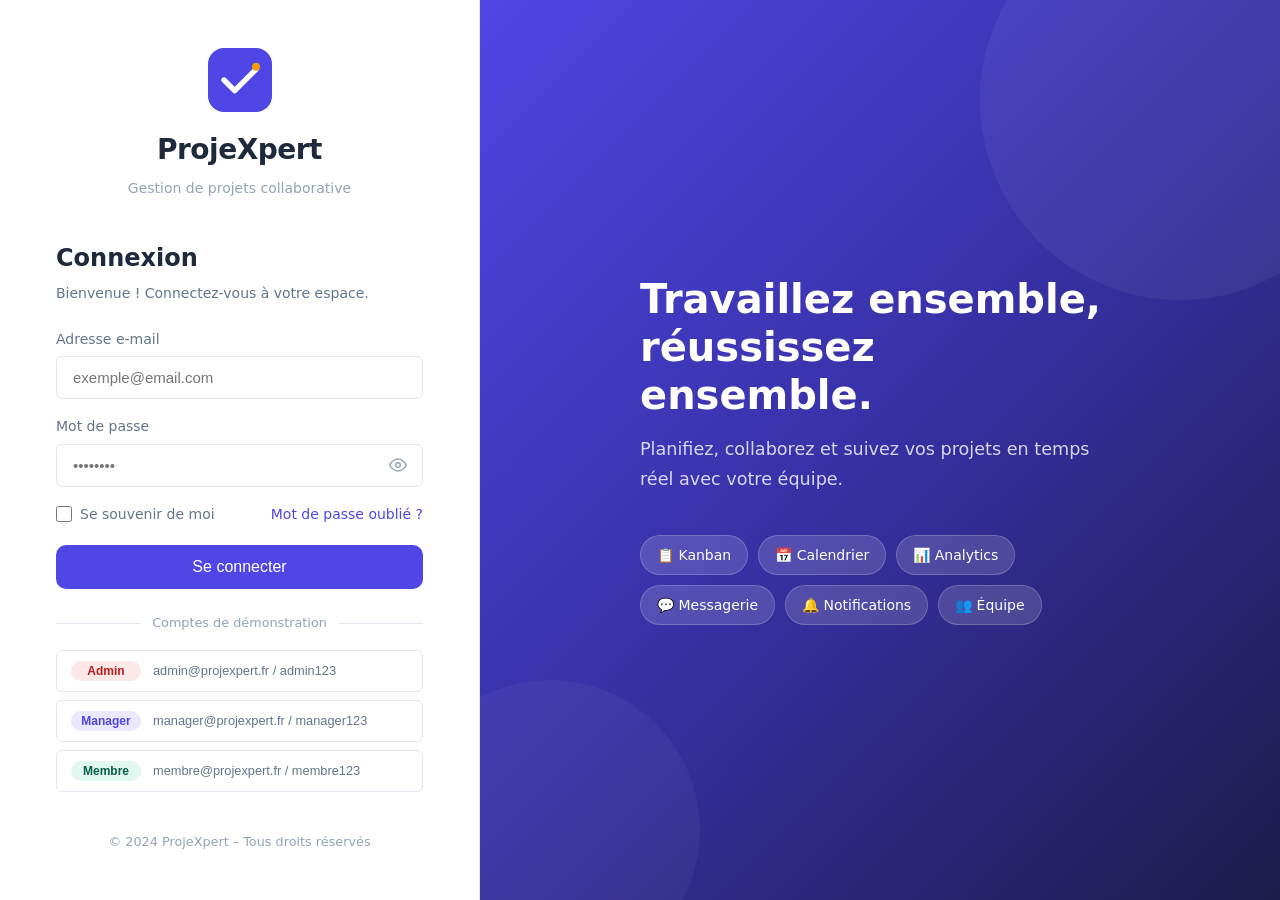
<file: index.html>
<!DOCTYPE html>
<html lang="fr">
<head>
  <meta charset="UTF-8" />
  <meta name="viewport" content="width=device-width, initial-scale=1.0" />
  <title>ProjeXpert – Connexion</title>
  <link rel="stylesheet" href="css/styles.css" />
  <link rel="stylesheet" href="css/login.css" />
</head>
<body class="login-page">
  <div class="login-container">
    <div class="login-brand">
      <div class="brand-logo">
        <svg viewBox="0 0 48 48" fill="none" xmlns="http://www.w3.org/2000/svg">
          <rect width="48" height="48" rx="12" fill="var(--primary)"/>
          <path d="M12 24L20 32L36 16" stroke="white" stroke-width="4" stroke-linecap="round" stroke-linejoin="round"/>
          <circle cx="36" cy="14" r="3" fill="var(--accent)"/>
        </svg>
      </div>
      <h1 class="brand-name">ProjeXpert</h1>
      <p class="brand-tagline">Gestion de projets collaborative</p>
    </div>

    <div class="login-card">
      <h2>Connexion</h2>
      <p class="login-subtitle">Bienvenue ! Connectez-vous à votre espace.</p>

      <div id="login-error" class="alert alert-error hidden"></div>

      <form id="loginForm" class="login-form">
        <div class="form-group">
          <label for="email">Adresse e-mail</label>
          <input type="email" id="email" placeholder="exemple@email.com" required />
        </div>
        <div class="form-group">
          <label for="password">Mot de passe</label>
          <div class="password-wrapper">
            <input type="password" id="password" placeholder="••••••••" required />
            <button type="button" class="toggle-password" onclick="togglePassword()">
              <svg id="eye-icon" viewBox="0 0 24 24" fill="none" stroke="currentColor" stroke-width="2">
                <path d="M1 12s4-8 11-8 11 8 11 8-4 8-11 8-11-8-11-8z"/>
                <circle cx="12" cy="12" r="3"/>
              </svg>
            </button>
          </div>
        </div>
        <div class="form-row">
          <label class="checkbox-label">
            <input type="checkbox" id="remember" />
            <span>Se souvenir de moi</span>
          </label>
          <a href="#" class="forgot-link">Mot de passe oublié ?</a>
        </div>
        <button type="submit" class="btn btn-primary btn-full">Se connecter</button>
      </form>

      <div class="login-divider"><span>Comptes de démonstration</span></div>

      <div class="demo-accounts">
        <button class="demo-btn" onclick="loginAs('admin')">
          <span class="demo-role admin">Admin</span>
          <span class="demo-info">admin@projexpert.fr / admin123</span>
        </button>
        <button class="demo-btn" onclick="loginAs('manager')">
          <span class="demo-role manager">Manager</span>
          <span class="demo-info">manager@projexpert.fr / manager123</span>
        </button>
        <button class="demo-btn" onclick="loginAs('member')">
          <span class="demo-role member">Membre</span>
          <span class="demo-info">membre@projexpert.fr / membre123</span>
        </button>
      </div>
    </div>

    <p class="login-footer">© 2024 ProjeXpert – Tous droits réservés</p>
  </div>

  <div class="login-illustration">
    <div class="illustration-content">
      <h2>Travaillez ensemble,<br/>réussissez ensemble.</h2>
      <p>Planifiez, collaborez et suivez vos projets en temps réel avec votre équipe.</p>
      <div class="feature-chips">
        <span class="chip">📋 Kanban</span>
        <span class="chip">📅 Calendrier</span>
        <span class="chip">📊 Analytics</span>
        <span class="chip">💬 Messagerie</span>
        <span class="chip">🔔 Notifications</span>
        <span class="chip">👥 Équipe</span>
      </div>
    </div>
  </div>

  <script src="js/data.js"></script>
  <script src="js/auth.js"></script>
  <script>
    function togglePassword() {
      const input = document.getElementById('password');
      input.type = input.type === 'password' ? 'text' : 'password';
    }

    function loginAs(role) {
      const credentials = {
        admin: { email: 'admin@projexpert.fr', password: 'admin123' },
        manager: { email: 'manager@projexpert.fr', password: 'manager123' },
        member: { email: 'membre@projexpert.fr', password: 'membre123' }
      };
      document.getElementById('email').value = credentials[role].email;
      document.getElementById('password').value = credentials[role].password;
      document.getElementById('loginForm').dispatchEvent(new Event('submit'));
    }

    document.getElementById('loginForm').addEventListener('submit', function(e) {
      e.preventDefault();
      const email = document.getElementById('email').value;
      const password = document.getElementById('password').value;
      const result = Auth.login(email, password);
      if (result.success) {
        window.location.href = 'app.html';
      } else {
        const err = document.getElementById('login-error');
        err.textContent = result.message;
        err.classList.remove('hidden');
      }
    });
  </script>
</body>
</html>
</file>
<file: css/styles.css>
/* =============================================
   ProjeXpert – Global Styles & Design System
   ============================================= */

:root {
  --primary: #4f46e5;
  --primary-dark: #3730a3;
  --primary-light: #818cf8;
  --accent: #f59e0b;
  --accent-dark: #d97706;
  --success: #10b981;
  --warning: #f59e0b;
  --danger: #ef4444;
  --info: #3b82f6;

  --bg: #f8fafc;
  --bg-secondary: #f1f5f9;
  --surface: #ffffff;
  --surface-hover: #f8fafc;
  --border: #e2e8f0;
  --border-hover: #cbd5e1;

  --text-primary: #1e293b;
  --text-secondary: #64748b;
  --text-muted: #94a3b8;
  --text-inverse: #ffffff;

  --shadow-sm: 0 1px 3px rgba(0,0,0,.08), 0 1px 2px rgba(0,0,0,.06);
  --shadow: 0 4px 6px -1px rgba(0,0,0,.1), 0 2px 4px -1px rgba(0,0,0,.06);
  --shadow-md: 0 10px 15px -3px rgba(0,0,0,.1), 0 4px 6px -2px rgba(0,0,0,.05);
  --shadow-lg: 0 20px 25px -5px rgba(0,0,0,.1), 0 10px 10px -5px rgba(0,0,0,.04);

  --radius-sm: 6px;
  --radius: 10px;
  --radius-lg: 16px;
  --radius-xl: 24px;
  --radius-full: 9999px;

  --sidebar-width: 240px;
  --topbar-height: 64px;
  --transition: all .2s ease;
}

*, *::before, *::after { box-sizing: border-box; margin: 0; padding: 0; }

html { font-size: 16px; scroll-behavior: smooth; }

body {
  font-family: 'Segoe UI', system-ui, -apple-system, sans-serif;
  background: var(--bg);
  color: var(--text-primary);
  line-height: 1.6;
  min-height: 100vh;
}

/* ---- Buttons ---- */
.btn {
  display: inline-flex;
  align-items: center;
  gap: 8px;
  padding: 8px 18px;
  border-radius: var(--radius-sm);
  border: none;
  font-size: .875rem;
  font-weight: 500;
  cursor: pointer;
  transition: var(--transition);
  text-decoration: none;
  white-space: nowrap;
}
.btn svg { width: 16px; height: 16px; flex-shrink: 0; }
.btn-primary { background: var(--primary); color: #fff; }
.btn-primary:hover { background: var(--primary-dark); transform: translateY(-1px); box-shadow: var(--shadow); }
.btn-secondary { background: var(--bg-secondary); color: var(--text-primary); border: 1px solid var(--border); }
.btn-secondary:hover { background: var(--border); }
.btn-success { background: var(--success); color: #fff; }
.btn-success:hover { background: #059669; }
.btn-danger { background: var(--danger); color: #fff; }
.btn-danger:hover { background: #dc2626; }
.btn-ghost { background: transparent; color: var(--text-secondary); }
.btn-ghost:hover { background: var(--bg-secondary); color: var(--text-primary); }
.btn-full { width: 100%; justify-content: center; }
.btn-sm { padding: 5px 12px; font-size: .8rem; }
.btn-lg { padding: 12px 28px; font-size: 1rem; }
.btn:disabled { opacity: .5; cursor: not-allowed; transform: none !important; }
.btn-icon { padding: 8px; border-radius: var(--radius-sm); }
.btn-icon svg { width: 18px; height: 18px; }

/* ---- Form elements ---- */
.form-group { margin-bottom: 16px; }
.form-group label {
  display: block;
  font-size: .875rem;
  font-weight: 500;
  color: var(--text-secondary);
  margin-bottom: 6px;
}
.form-group input,
.form-group select,
.form-group textarea {
  width: 100%;
  padding: 10px 14px;
  border: 1px solid var(--border);
  border-radius: var(--radius-sm);
  font-size: .875rem;
  color: var(--text-primary);
  background: var(--surface);
  transition: var(--transition);
  outline: none;
}
.form-group input:focus,
.form-group select:focus,
.form-group textarea:focus {
  border-color: var(--primary);
  box-shadow: 0 0 0 3px rgba(79,70,229,.12);
}
.form-group textarea { resize: vertical; min-height: 80px; }
.form-row { display: flex; gap: 16px; }
.form-row .form-group { flex: 1; }
.form-inline { display: flex; align-items: center; gap: 12px; }

/* ---- Cards ---- */
.card {
  background: var(--surface);
  border-radius: var(--radius);
  border: 1px solid var(--border);
  padding: 20px;
  box-shadow: var(--shadow-sm);
  transition: var(--transition);
}
.card:hover { box-shadow: var(--shadow); }
.card-header { display: flex; align-items: center; justify-content: space-between; margin-bottom: 16px; }
.card-title { font-size: 1rem; font-weight: 600; color: var(--text-primary); }
.card-subtitle { font-size: .8rem; color: var(--text-muted); margin-top: 2px; }

/* ---- Badges ---- */
.badge {
  display: inline-flex;
  align-items: center;
  padding: 2px 8px;
  border-radius: var(--radius-full);
  font-size: .75rem;
  font-weight: 500;
  white-space: nowrap;
}
.badge-primary { background: rgba(79,70,229,.12); color: var(--primary); }
.badge-success { background: rgba(16,185,129,.12); color: var(--success); }
.badge-warning { background: rgba(245,158,11,.12); color: var(--warning); }
.badge-danger { background: rgba(239,68,68,.12); color: var(--danger); }
.badge-info { background: rgba(59,130,246,.12); color: var(--info); }
.badge-gray { background: var(--bg-secondary); color: var(--text-secondary); }

/* ---- Alerts ---- */
.alert {
  padding: 12px 16px;
  border-radius: var(--radius-sm);
  font-size: .875rem;
  margin-bottom: 16px;
}
.alert-error { background: rgba(239,68,68,.1); color: #b91c1c; border: 1px solid rgba(239,68,68,.3); }
.alert-success { background: rgba(16,185,129,.1); color: #065f46; border: 1px solid rgba(16,185,129,.3); }
.alert-info { background: rgba(59,130,246,.1); color: #1e40af; border: 1px solid rgba(59,130,246,.3); }

/* ---- Checkbox ---- */
.checkbox-label {
  display: flex;
  align-items: center;
  gap: 8px;
  cursor: pointer;
  font-size: .875rem;
  color: var(--text-secondary);
}
.checkbox-label input[type=checkbox] {
  width: 16px;
  height: 16px;
  accent-color: var(--primary);
}

/* ---- Utilities ---- */
.hidden { display: none !important; }
.flex { display: flex; }
.flex-center { display: flex; align-items: center; justify-content: center; }
.flex-between { display: flex; align-items: center; justify-content: space-between; }
.gap-8 { gap: 8px; }
.gap-12 { gap: 12px; }
.gap-16 { gap: 16px; }
.mt-8 { margin-top: 8px; }
.mt-16 { margin-top: 16px; }
.mb-16 { margin-bottom: 16px; }
.text-muted { color: var(--text-muted); font-size: .875rem; }
.text-center { text-align: center; }
.text-sm { font-size: .875rem; }
.font-semibold { font-weight: 600; }
.truncate { overflow: hidden; text-overflow: ellipsis; white-space: nowrap; }
.w-full { width: 100%; }
.grid-2 { display: grid; grid-template-columns: repeat(2, 1fr); gap: 16px; }
.grid-3 { display: grid; grid-template-columns: repeat(3, 1fr); gap: 16px; }
.grid-4 { display: grid; grid-template-columns: repeat(4, 1fr); gap: 16px; }

/* ---- Avatar ---- */
.avatar {
  width: 36px;
  height: 36px;
  border-radius: 50%;
  display: flex;
  align-items: center;
  justify-content: center;
  font-size: .875rem;
  font-weight: 600;
  flex-shrink: 0;
  color: #fff;
}
.avatar-sm { width: 28px; height: 28px; font-size: .75rem; }
.avatar-lg { width: 48px; height: 48px; font-size: 1.1rem; }

/* ---- Progress ---- */
.progress-bar {
  height: 8px;
  background: var(--bg-secondary);
  border-radius: var(--radius-full);
  overflow: hidden;
}
.progress-fill {
  height: 100%;
  border-radius: var(--radius-full);
  background: var(--primary);
  transition: width .5s ease;
}
.progress-fill.success { background: var(--success); }
.progress-fill.warning { background: var(--warning); }
.progress-fill.danger { background: var(--danger); }

/* ---- Dropdown ---- */
.dropdown { position: relative; display: inline-block; }
.dropdown-menu {
  position: absolute;
  top: calc(100% + 4px);
  right: 0;
  min-width: 160px;
  background: var(--surface);
  border: 1px solid var(--border);
  border-radius: var(--radius);
  box-shadow: var(--shadow-md);
  z-index: 100;
  overflow: hidden;
}
.dropdown-item {
  display: flex;
  align-items: center;
  gap: 10px;
  padding: 9px 14px;
  font-size: .875rem;
  color: var(--text-primary);
  cursor: pointer;
  transition: var(--transition);
  border: none;
  background: none;
  width: 100%;
  text-align: left;
}
.dropdown-item:hover { background: var(--bg-secondary); }
.dropdown-item.danger { color: var(--danger); }
.dropdown-item.danger:hover { background: rgba(239,68,68,.08); }
.dropdown-divider { height: 1px; background: var(--border); margin: 4px 0; }

/* ---- Scrollbar ---- */
::-webkit-scrollbar { width: 6px; height: 6px; }
::-webkit-scrollbar-track { background: transparent; }
::-webkit-scrollbar-thumb { background: var(--border-hover); border-radius: 3px; }
::-webkit-scrollbar-thumb:hover { background: var(--text-muted); }

/* ---- Responsive ---- */
@media (max-width: 1024px) {
  .grid-4 { grid-template-columns: repeat(2, 1fr); }
  .grid-3 { grid-template-columns: repeat(2, 1fr); }
}
@media (max-width: 640px) {
  .grid-4, .grid-3, .grid-2 { grid-template-columns: 1fr; }
  .form-row { flex-direction: column; gap: 0; }
}

/* ---- Animations ---- */
@keyframes fadeIn { from { opacity: 0; transform: translateY(8px); } to { opacity: 1; transform: translateY(0); } }
@keyframes slideIn { from { opacity: 0; transform: translateX(-16px); } to { opacity: 1; transform: translateX(0); } }
@keyframes pulse { 0%,100% { opacity: 1; } 50% { opacity: .5; } }
@keyframes spin { to { transform: rotate(360deg); } }
.fade-in { animation: fadeIn .25s ease forwards; }
.slide-in { animation: slideIn .25s ease forwards; }
</file>
<file: css/login.css>
/* =============================================
   ProjeXpert – Login Page Styles
   ============================================= */

.login-page {
  display: flex;
  min-height: 100vh;
  background: #fff;
}

.login-container {
  width: 480px;
  min-height: 100vh;
  display: flex;
  flex-direction: column;
  justify-content: center;
  padding: 48px 56px;
  background: var(--surface);
  border-right: 1px solid var(--border);
}

.login-brand {
  text-align: center;
  margin-bottom: 40px;
}

.brand-logo {
  width: 64px;
  height: 64px;
  margin: 0 auto 16px;
}
.brand-logo svg { width: 100%; height: 100%; }

.brand-name {
  font-size: 1.75rem;
  font-weight: 700;
  color: var(--text-primary);
  letter-spacing: -.5px;
}

.brand-tagline {
  font-size: .875rem;
  color: var(--text-muted);
  margin-top: 4px;
}

.login-card h2 {
  font-size: 1.5rem;
  font-weight: 700;
  color: var(--text-primary);
  margin-bottom: 4px;
}
.login-subtitle {
  font-size: .875rem;
  color: var(--text-secondary);
  margin-bottom: 24px;
}

.login-form .form-group input {
  padding: 12px 16px;
  font-size: .9375rem;
}

.password-wrapper {
  position: relative;
}
.password-wrapper input {
  padding-right: 44px !important;
}
.toggle-password {
  position: absolute;
  right: 12px;
  top: 50%;
  transform: translateY(-50%);
  background: none;
  border: none;
  cursor: pointer;
  color: var(--text-muted);
  padding: 4px;
  display: flex;
  align-items: center;
  transition: var(--transition);
}
.toggle-password:hover { color: var(--text-primary); }
.toggle-password svg { width: 18px; height: 18px; }

.form-row {
  display: flex;
  align-items: center;
  justify-content: space-between;
  margin-bottom: 20px;
}
.forgot-link {
  font-size: .875rem;
  color: var(--primary);
  text-decoration: none;
  transition: var(--transition);
}
.forgot-link:hover { color: var(--primary-dark); }

.btn-full.btn-primary {
  padding: 13px;
  font-size: 1rem;
  border-radius: var(--radius);
}

.login-divider {
  display: flex;
  align-items: center;
  gap: 12px;
  margin: 24px 0 16px;
  font-size: .8rem;
  color: var(--text-muted);
}
.login-divider::before,
.login-divider::after {
  content: '';
  flex: 1;
  height: 1px;
  background: var(--border);
}

.demo-accounts { display: flex; flex-direction: column; gap: 8px; }

.demo-btn {
  display: flex;
  align-items: center;
  gap: 12px;
  padding: 10px 14px;
  border: 1px solid var(--border);
  border-radius: var(--radius-sm);
  background: var(--surface);
  cursor: pointer;
  transition: var(--transition);
  text-align: left;
}
.demo-btn:hover { border-color: var(--primary); background: rgba(79,70,229,.03); }

.demo-role {
  padding: 3px 10px;
  border-radius: var(--radius-full);
  font-size: .75rem;
  font-weight: 600;
  min-width: 70px;
  text-align: center;
}
.demo-role.admin { background: rgba(239,68,68,.12); color: #b91c1c; }
.demo-role.manager { background: rgba(79,70,229,.12); color: var(--primary); }
.demo-role.member { background: rgba(16,185,129,.12); color: #065f46; }

.demo-info { font-size: .8rem; color: var(--text-secondary); }

.login-footer {
  margin-top: auto;
  padding-top: 32px;
  font-size: .8rem;
  color: var(--text-muted);
  text-align: center;
}

/* Illustration side */
.login-illustration {
  flex: 1;
  background: linear-gradient(135deg, var(--primary) 0%, var(--primary-dark) 50%, #1e1b4b 100%);
  display: flex;
  align-items: center;
  justify-content: center;
  padding: 60px;
  position: relative;
  overflow: hidden;
}

.login-illustration::before {
  content: '';
  position: absolute;
  top: -100px;
  right: -100px;
  width: 400px;
  height: 400px;
  border-radius: 50%;
  background: rgba(255,255,255,.05);
}
.login-illustration::after {
  content: '';
  position: absolute;
  bottom: -80px;
  left: -80px;
  width: 300px;
  height: 300px;
  border-radius: 50%;
  background: rgba(255,255,255,.04);
}

.illustration-content { position: relative; z-index: 1; color: #fff; max-width: 480px; }

.illustration-content h2 {
  font-size: 2.5rem;
  font-weight: 700;
  line-height: 1.2;
  margin-bottom: 16px;
}

.illustration-content p {
  font-size: 1.1rem;
  opacity: .8;
  line-height: 1.7;
  margin-bottom: 40px;
}

.feature-chips {
  display: flex;
  flex-wrap: wrap;
  gap: 10px;
}
.chip {
  background: rgba(255,255,255,.15);
  border: 1px solid rgba(255,255,255,.2);
  border-radius: var(--radius-full);
  padding: 8px 16px;
  font-size: .875rem;
  backdrop-filter: blur(4px);
}

@media (max-width: 1024px) {
  .login-illustration { display: none; }
  .login-container { width: 100%; max-width: 480px; margin: 0 auto; border-right: none; }
}
@media (max-width: 480px) {
  .login-container { padding: 32px 24px; }
}
</file>
